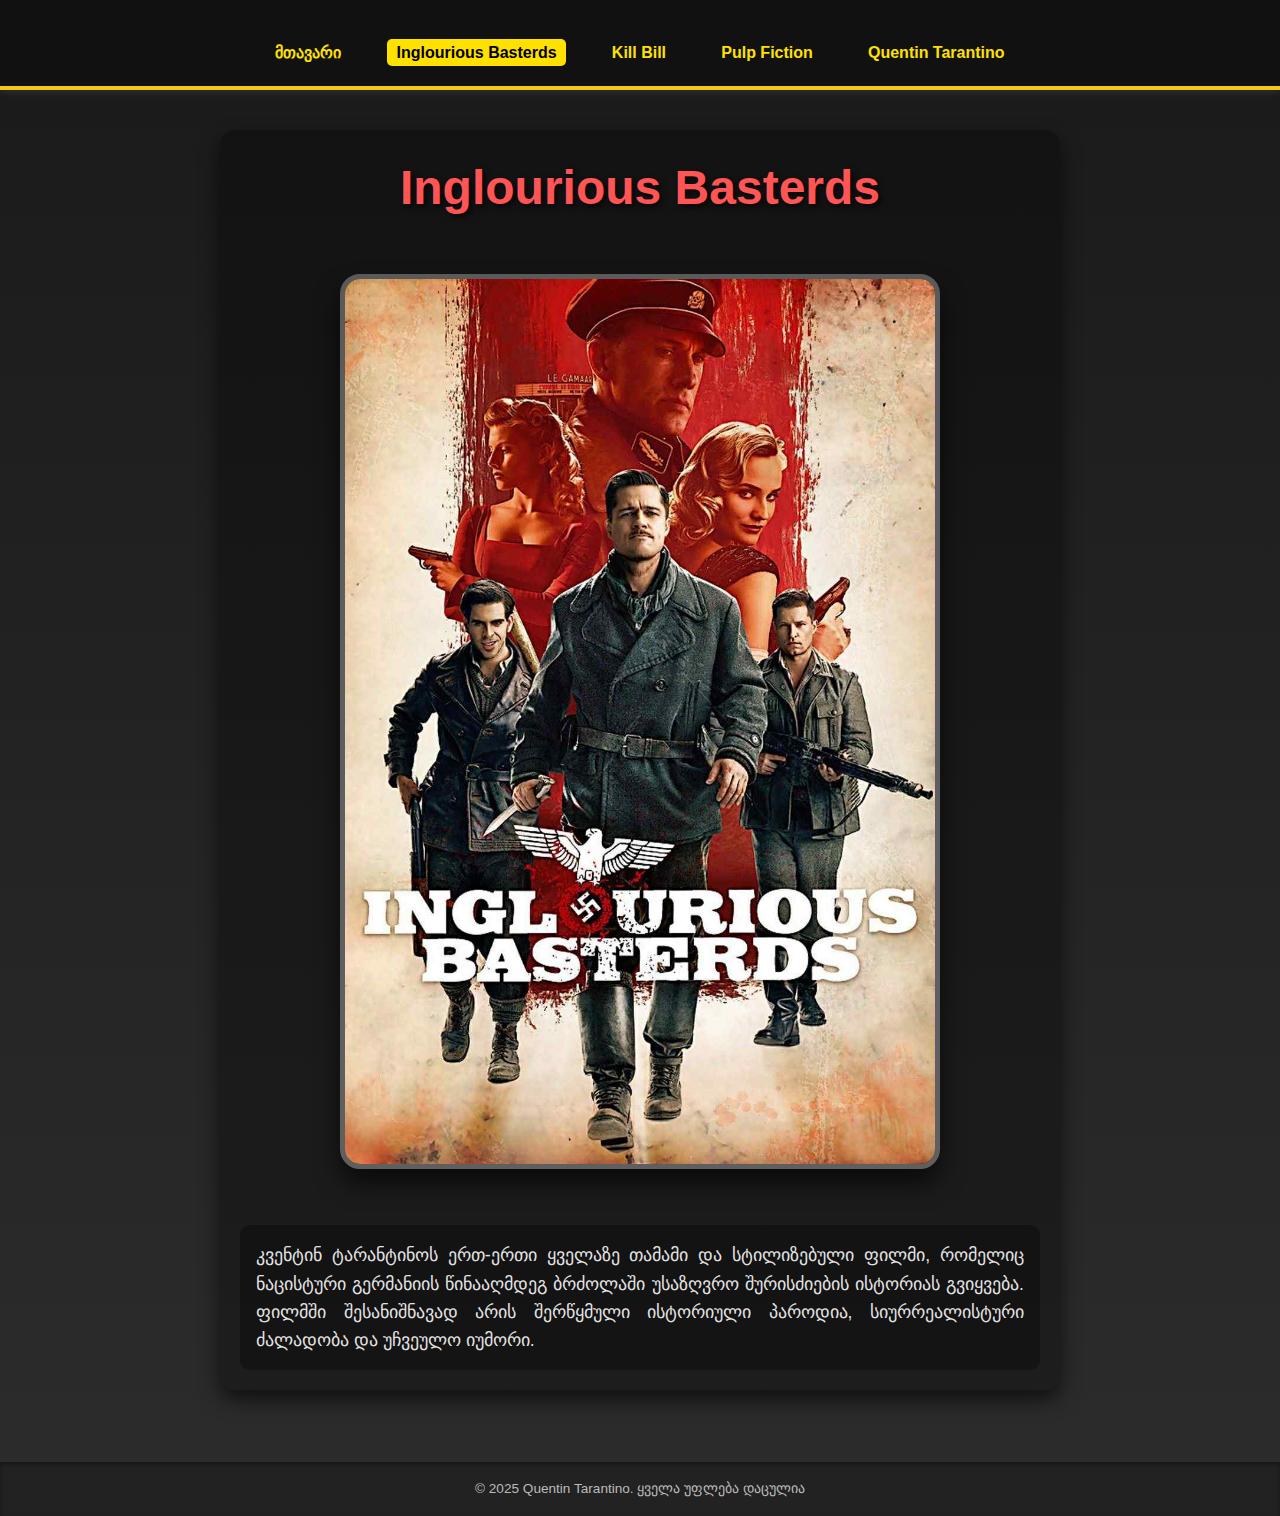
<file: QuentinTarantino/IngloriousBasterds.html>
<!DOCTYPE html>
<html lang="ka">
<head>
  <meta charset="UTF-8">
  <title>Inglourious Basterds</title>
  <link rel="stylesheet" href="styles.css">
</head>
<body class="basterds-page">
  <header>
    <nav>
      <ul>
        <li><a href="index.html">მთავარი</a></li>
        <li><a href="IngloriousBasterds.html" class="active">Inglourious Basterds</a></li>
        <li><a href="KillBill.html">Kill Bill</a></li>
        <li><a href="PulpFiction.html">Pulp Fiction</a></li>
        <li><a href="quentin.html">Quentin Tarantino</a></li>
        
        
      </ul>
    </nav>
  </header>

  <main>
    <h1>Inglourious Basterds</h1>
    <img src="./img/poster3.jpg" alt="Inglourious Basterds Poster">
    <p>
      კვენტინ ტარანტინოს ერთ-ერთი ყველაზე თამამი და სტილიზებული ფილმი, რომელიც ნაცისტური გერმანიის წინააღმდეგ ბრძოლაში უსაზღვრო შურისძიების ისტორიას გვიყვება. ფილმში შესანიშნავად არის შერწყმული ისტორიული პაროდია, სიურრეალისტური ძალადობა და უჩვეულო იუმორი.
    </p>
  </main>

  <footer>
    <p>© 2025 Quentin Tarantino. ყველა უფლება დაცულია</p>
  </footer>
</body>
</html>
</file>
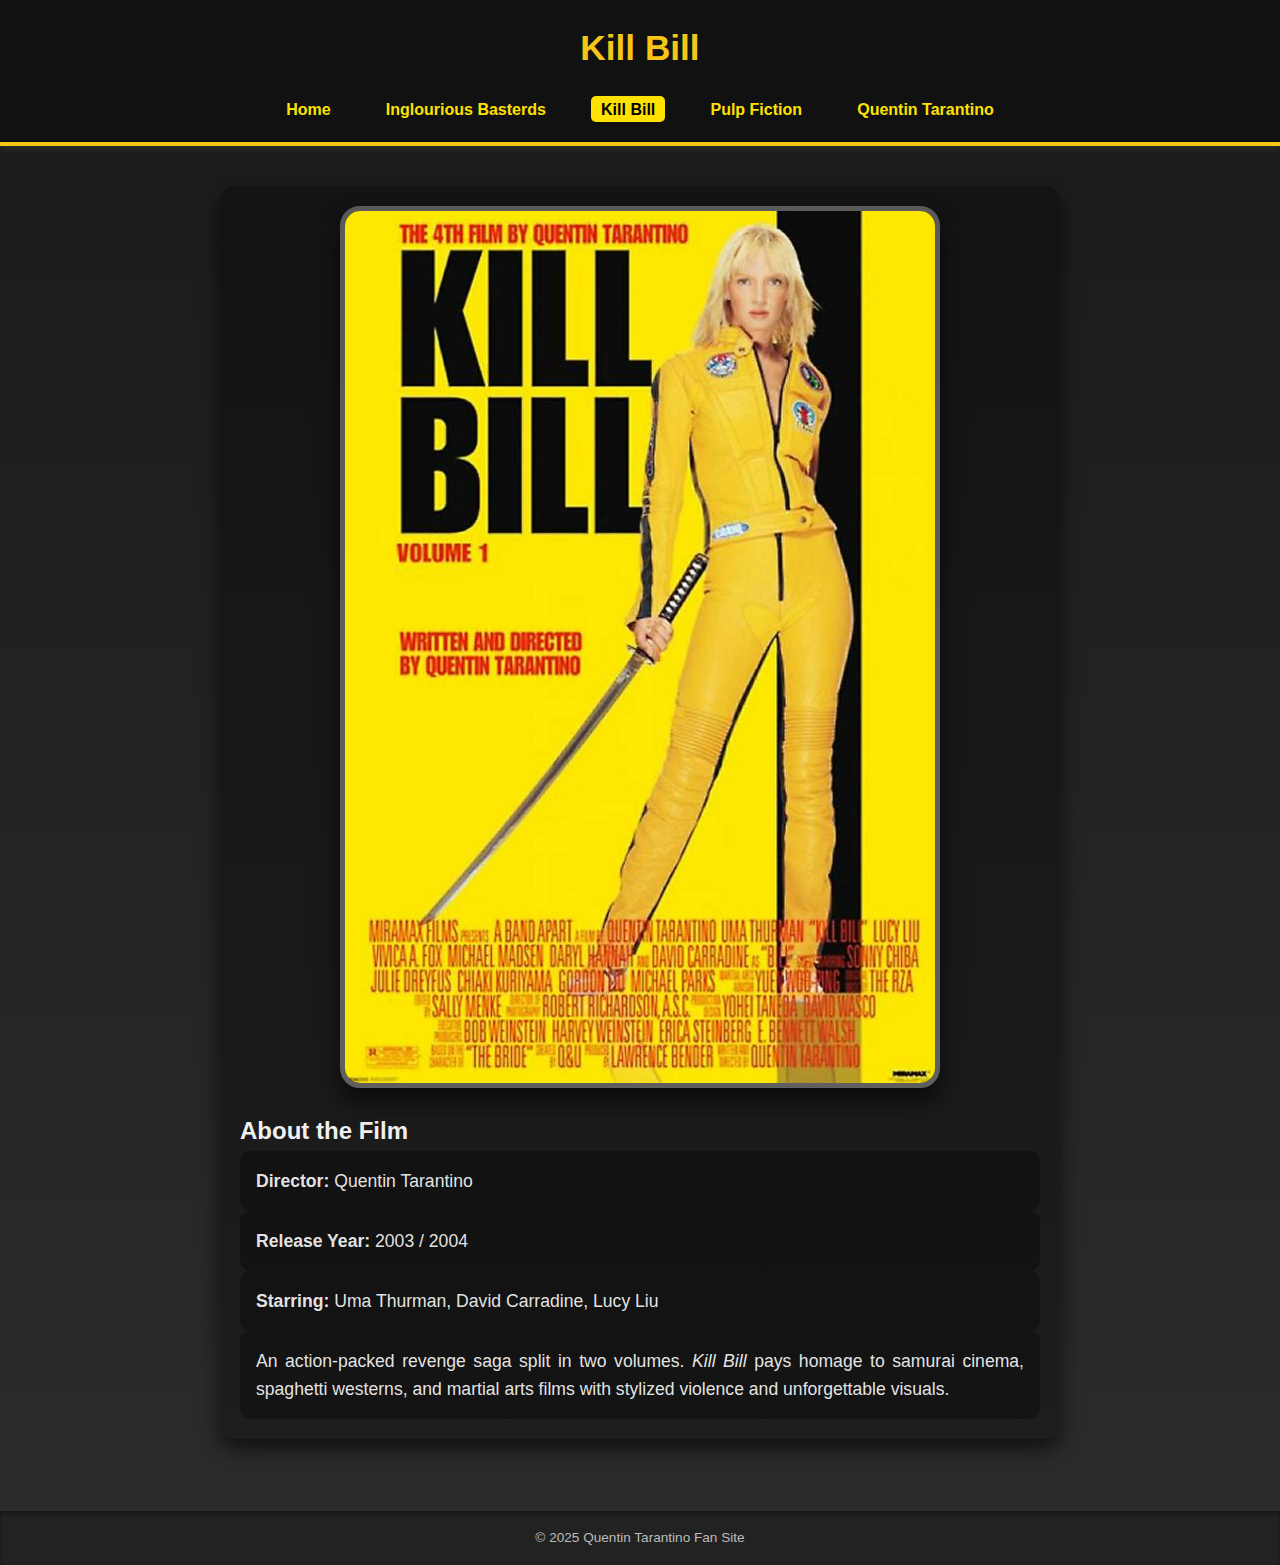
<file: QuentinTarantino/KillBill.html>
<!DOCTYPE html>
<html lang="en">
<head>
  <meta charset="UTF-8">
  <meta name="viewport" content="width=device-width, initial-scale=1.0">
  <title>Kill Bill</title>
  <link rel="stylesheet" href="styles.css">
</head>
<body>
  <header>
    <h1>Kill Bill</h1>
    <nav>
      <ul>
        <li><a href="index.html">Home</a></li>
        <li><a href="IngloriousBasterds.html">Inglourious Basterds</a></li>
        <li><a href="killbill.html" class="active">Kill Bill</a></li>
        <li><a href="PulpFiction.html">Pulp Fiction</a></li>
        <li><a href="quentin.html">Quentin Tarantino</a></li>
      </ul>
    </nav>
  </header>

  <main class="film-page">
    <section class="film-info">
      <img src="./img/poster2.jpg" alt="Kill Bill Poster" class="film-poster">
      <div>
        <h2>About the Film</h2>
        <p><strong>Director:</strong> Quentin Tarantino</p>
        <p><strong>Release Year:</strong> 2003 / 2004</p>
        <p><strong>Starring:</strong> Uma Thurman, David Carradine, Lucy Liu</p>
        <p>
          An action-packed revenge saga split in two volumes. <em>Kill Bill</em> pays homage to samurai cinema,
          spaghetti westerns, and martial arts films with stylized violence and unforgettable visuals.
        </p>
      </div>
    </section>
  </main>

  <footer>
    <p>&copy; 2025 Quentin Tarantino Fan Site</p>
  </footer>
</body>
</html>
</file>
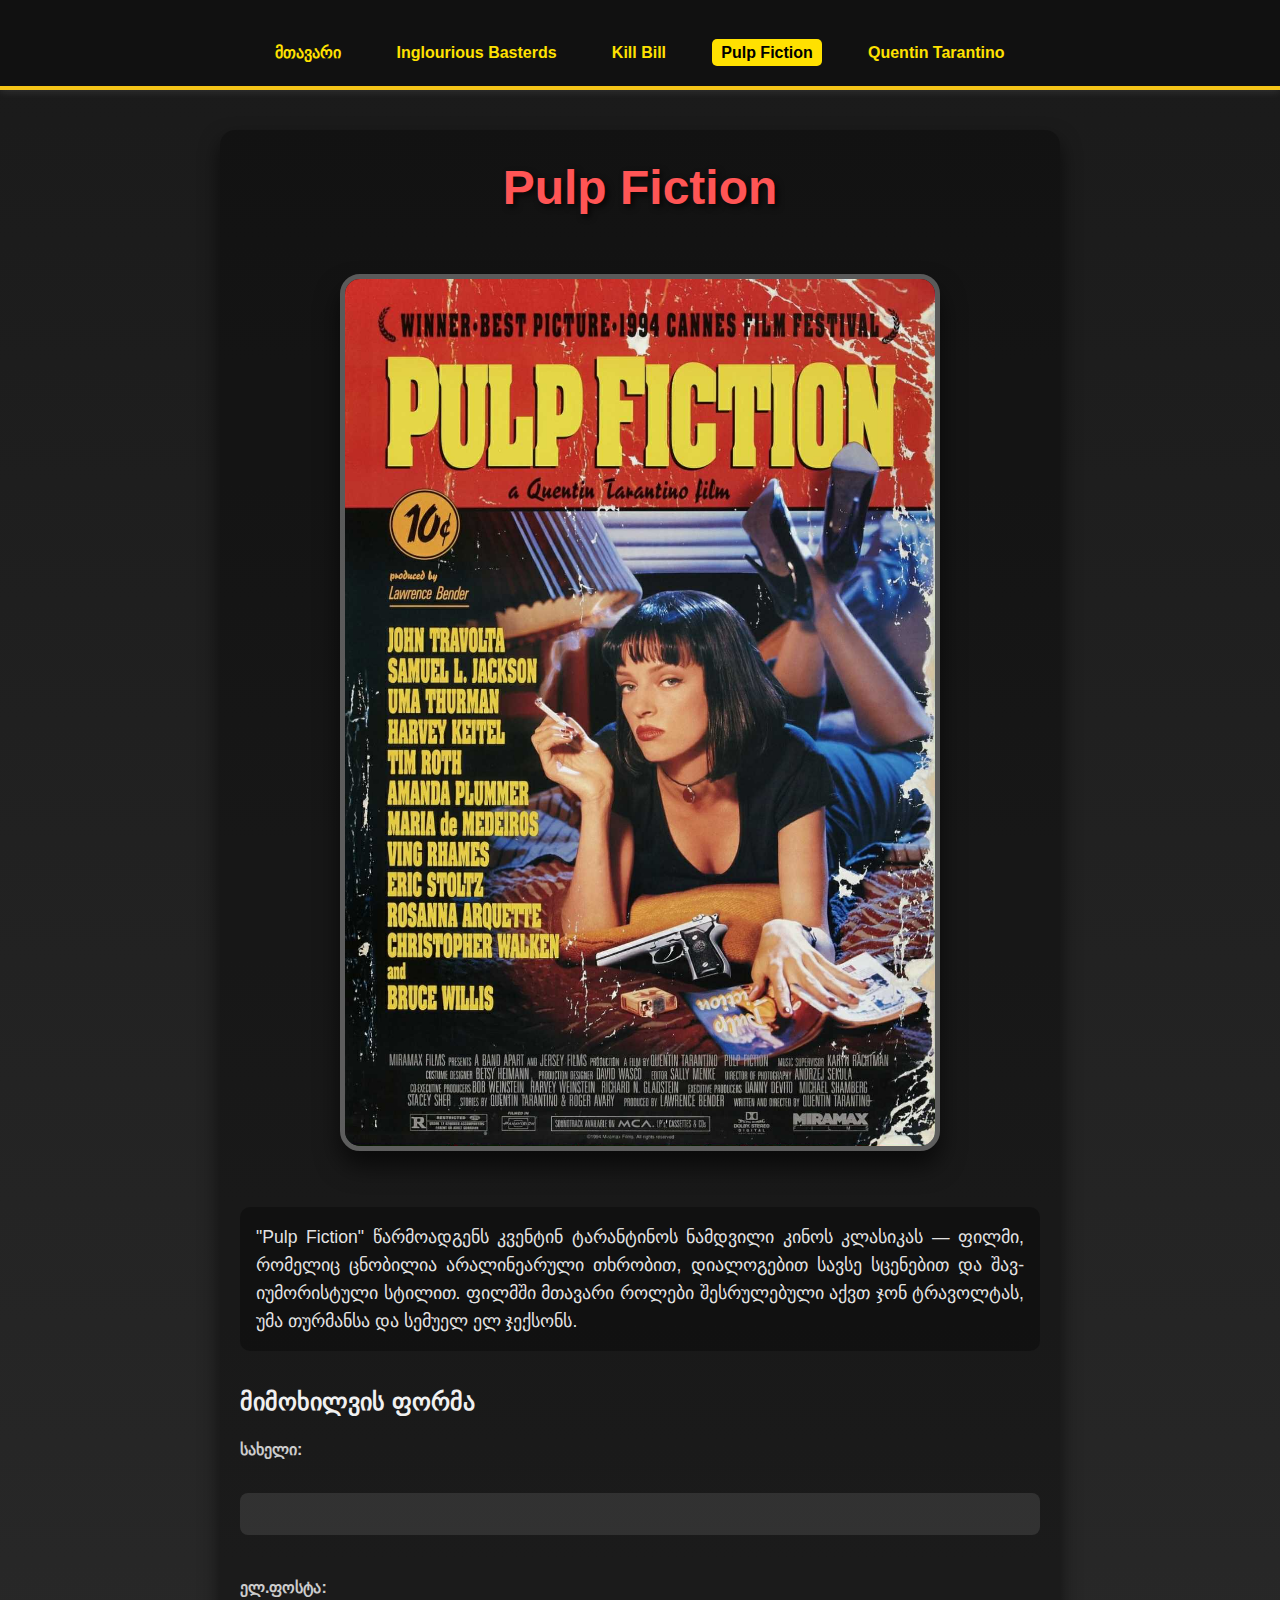
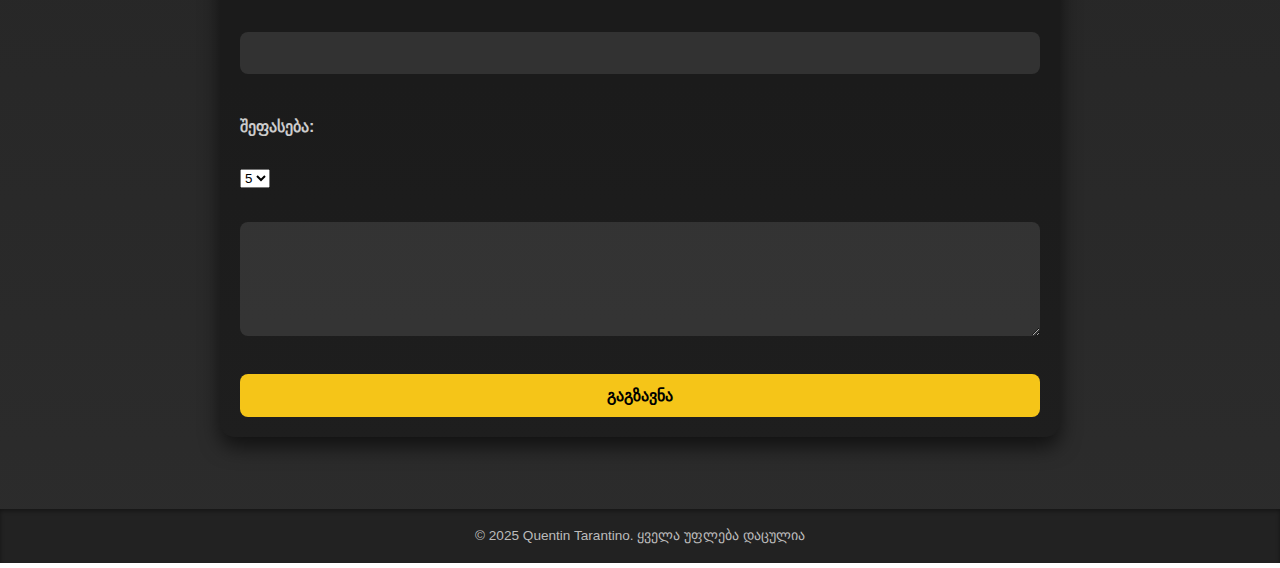
<file: QuentinTarantino/PulpFiction.html>
<!DOCTYPE html>
<html lang="ka">
<head>
  <meta charset="UTF-8">
  <title>Pulp Fiction</title>
  <meta name="viewport" content="width=device-width, initial-scale=1.0">
  <link rel="stylesheet" href="styles.css">
</head>
<body class="pulp-page">

  <header>
    <nav>
      <ul>
        <li><a href="index.html">მთავარი</a></li>
        <li><a href="IngloriousBasterds.html">Inglourious Basterds</a></li>
        <li><a href="KillBill.html">Kill Bill</a></li>
        <li><a href="PulpFiction.html" class="active">Pulp Fiction</a></li>
        <li><a href="quentin.html">Quentin Tarantino</a></li>
      </ul>
    </nav>
  </header>

  <main>
    <h1>Pulp Fiction</h1>
    <img src="./img/poster1.jpg" alt="Pulp Fiction Poster">

    <p>
      "Pulp Fiction" წარმოადგენს კვენტინ ტარანტინოს ნამდვილი კინოს კლასიკას — ფილმი, რომელიც ცნობილია არალინეარული თხრობით, დიალოგებით სავსე სცენებით და შავ-იუმორისტული სტილით. ფილმში მთავარი როლები შესრულებული აქვთ ჯონ ტრავოლტას, უმა თურმანსა და სემუელ ელ ჯექსონს.
    </p>

    <section>
      <h2>მიმოხილვის ფორმა</h2>
      <form action="review.php" method="post">
        <label for="name">სახელი:</label><br>
        <input type="text" id="name" name="name" required><br><br>

        <label for="email">ელ.ფოსტა:</label><br>
        <input type="email" id="email" name="email" required><br><br>

        <label for="rating">შეფასება:</label><br>
        <select id="rating" name="rating">
          <option value="5">5</option>
          <option value="4">4</option>
          <option value="3">3</option>
          <option value="2">2</option>
          <option value="1">1</option>
        </select><br><br>

        
        <textarea id="comment" name="comment" rows="5" required></textarea><br><br>

        <button type="submit">გაგზავნა</button>
      </form>
    </section>
  </main>

  <footer>
    <p>© 2025 Quentin Tarantino. ყველა უფლება დაცულია</p>
  </footer>

</body>
</html>
</file>
<file: QuentinTarantino/styles.css>
/* Base Reset */
/*index.html*/
* {
  box-sizing: border-box;
  margin: 0;
  padding: 0;
}

body {
  font-family: 'Segoe UI', Tahoma, Geneva, Verdana, sans-serif;
  background: linear-gradient(to right, #a4b110, #9a2f0e);
  color: #f0f0f0;
  line-height: 1.6;
  min-height: 100vh;
  display: flex;
  flex-direction: column;
}

/* Header */
header {
  background-color: rgba(9, 8, 8, 0.85);
  padding: 20px;
  text-align: center;
  box-shadow: 0 4px 8px rgba(0, 0, 0, 0.6);
}

header h1 {
  font-size: 2.5rem;
  margin-bottom: 10px;
  color: #ffe207;
}

/* Navigation */
nav ul {
  list-style: none;
  display: flex;
  justify-content: center;
  flex-wrap: wrap;
}

nav ul li {
  margin: 0 10px;
}

nav a {
  text-decoration: none;
  color: #f0f0f0;
  padding: 8px 16px;
  border-radius: 4px;
  transition: background-color 0.3s;
}

nav a:hover,
nav a.active {
  background-color: #ffc107;
  color: #000;
}

/* Main Content */
main {
  flex: 1;
  padding: 20px;
  max-width: 1100px;
  margin: 0 auto;
}

.intro {
  text-align: center;
  margin-bottom: 40px;
}

.poster-grid {
  display: flex;
  gap: 20px;
  justify-content: center;
  flex-wrap: wrap;
  margin-top: 20px;
}

.poster {
  background: #9c0808;
  padding: 30px;
  border-radius: 10px;
  color: #fff;
  font-size: 1.2rem;
  text-align: center;
  transition: transform 0.3s, box-shadow 0.3s;
  box-shadow: 0 4px 10px rgba(255, 193, 7, 0.3);
  text-decoration: none;
  width: 180px;
}

.poster:hover {
  transform: scale(1.05);
  box-shadow: 0 6px 20px rgba(255, 193, 7, 0.6);
}

/* Footer */
footer {
  background-color: rgba(0, 0, 0, 0.7);
  text-align: center;
  padding: 15px;
  font-size: 0.9rem;
  color: #aaa;
  margin-top: auto;
}

/* Responsive */
@media (max-width: 768px) {
  nav ul {
    flex-direction: column;
    gap: 10px;
  }
}

/*INGLORIOUS BASTERDS*/
/* ძირითადი reset და font-ები */
* {
  margin: 0;
  padding: 0;
  box-sizing: border-box;
}

body {
  font-family: 'Segoe UI', Tahoma, Geneva, Verdana, sans-serif;
  background: linear-gradient(to right, #1e1e1e, #3e3e3e);
  color: #f5f5f5;
  line-height: 1.6;
  padding: 0 1rem;
}

header {
  background: hsl(0, 0%, 10%);
  padding: 1rem 0;
  box-shadow: 0 4px 8px rgba(0, 0, 0, 0.4);
}

nav ul {
  display: flex;
  justify-content: center;
  flex-wrap: wrap;
  list-style: none;
  gap: 1.5rem;
}

nav ul li a {
  color: #ffcc00;
  text-decoration: none;
  font-weight: bold;
  position: relative;
  transition: color 0.3s ease;
}

nav ul li a::after {
  content: "";
  position: absolute;
  width: 0%;
  height: 2px;
  bottom: -3px;
  left: 0;
  background-color: #ffcc00;
  transition: 0.3s ease;
}

nav ul li a:hover::after {
  width: 100%;
}

nav ul li a.active {
  color: #ffffff;
}

main {
  max-width: 1000px;
  margin: 2rem auto;
  background-color: rgba(0, 0, 0, 0.3);
  padding: 2rem;
  border-radius: 15px;
  box-shadow: 0 10px 20px rgba(0, 0, 0, 0.6);
  animation: fadeIn 1.5s ease-in-out;
}

main h1 {
  text-align: center;
  font-size: 2.5rem;
  color: #900a0a;
  margin-bottom: 1rem;
  text-shadow: 2px 2px 4px #000;
}

main img {
  display: block;
  max-width: 80%;
  height: auto;
  margin: 0 auto 1.5rem;
  border-radius: 10px;
  transform: scale(1);
  transition: transform 0.4s ease;
}

main img:hover {
  transform: scale(1.05);
}

main p {
  font-size: 1.1rem;
  text-align: justify;
  color: rgba(255, 255, 255, 0.9);
}

footer {
  text-align: center;
  padding: 1rem 0;
  background-color: #111;
  color: #ccc;
  font-size: 0.9rem;
  margin-top: 2rem;
}

/* RESPONSIVE DESIGN */
@media (max-width: 768px) {
  nav ul {
    flex-direction: column;
    align-items: center;
  }

  main {
    padding: 1rem;
  }

  main h1 {
    font-size: 2rem;
  }
}

/* ANIMATION */
@keyframes fadeIn {
  from {
    opacity: 0;
    transform: translateY(20px);
  }

  to {
    opacity: 1;
    transform: translateY(0);
  }
}


/*PULP FICTION*/

/* Reset და საერთო სტილი */
* {
  margin: 0;
  padding: 0;
  box-sizing: border-box;
}

body {
  font-family: 'Courier New', Courier, monospace;
  background: radial-gradient(circle at center, hsl(34, 89%, 45%), #111);
  color: #fff;
  min-height: 100vh;
  display: grid;
  grid-template-rows: auto 1fr auto;
  padding: 0 1rem;
}

/* Header და Navigation */
header {
  background-color: rgba(0, 0, 0, 0.85);
  padding: 1rem;
  box-shadow: 0 2px 8px rgba(255, 255, 255, 0.1);
}

nav ul {
  display: grid;
  grid-template-columns: repeat(auto-fit, minmax(120px, 1fr));
  list-style: none;
  gap: 1rem;
  justify-items: center;
}

nav ul li a {
  color: #ffe100;
  text-decoration: none;
  font-weight: bold;
  padding: 0.3rem 0.6rem;
  border-radius: 5px;
  transition: background-color 0.3s, transform 0.3s;
}

nav ul li a:hover {
  background-color: rgba(255, 225, 0, 0.2);
  transform: scale(1.1);
}

nav ul li a.active {
  background-color: #ffe100;
  color: #000;
}

/* Main კონტენტი */
main {
  padding: 2rem 0;
  display: grid;
  gap: 2rem;
  align-items: center;
  justify-content: center;
  animation: slideUp 1.2s ease;
}

main h1 {
  font-size: 3rem;
  text-align: center;
  color: #ff5555;
  text-shadow: 3px 3px 6px rgba(0,0,0,0.7);
}

main img {
  width: 100%;
  max-width: 600px;
  border: 5px solid rgba(255, 255, 255, 0.3);
  border-radius: 20px;
  box-shadow: 0 15px 25px rgba(0,0,0,0.6);
  transition: transform 0.4s ease-in-out;
}

main img:hover {
  transform: rotate(-1deg) scale(1.02);
}

main p {
  max-width: 800px;
  text-align: justify;
  margin: 0 auto;
  font-size: 1.1rem;
  color: rgba(255, 255, 255, 0.9);
  background-color: rgba(0, 0, 0, 0.3);
  padding: 1rem;
  border-radius: 10px;
}

/* Footer */
footer {
  text-align: center;
  padding: 1rem 0;
  background-color: #222;
  color: #bbb;
  font-size: 0.85rem;
  box-shadow: inset 0 2px 4px rgba(0,0,0,0.4);
}

/* RESPONSIVE */
@media (max-width: 768px) {
  nav ul {
    grid-template-columns: 1fr;
  }

  main h1 {
    font-size: 2rem;
  }

  main p {
    font-size: 1rem;
  }
}

/* ANIMATION */
@keyframes slideUp {
  from {
    opacity: 0;
    transform: translateY(40px);
  }
  to {
    opacity: 1;
    transform: translateY(0);
  }
}


/*QUENTIN TARANTINO*/

/* ძირითადი სტილები */
body {
  margin: 0;
  padding: 0;
  font-family: 'Segoe UI', sans-serif;
  background: linear-gradient(to bottom, #1a1a1a, #2c2c2c);
  color: #f0f0f0;
}

/* ჰედერი */
header {
  background-color: #111;
  padding: 20px;
  text-align: center;
  border-bottom: 4px solid #f5c518;
}

header h1 {
  color: #f5c518;
  margin: 0;
  font-size: 2.2em;
  animation: fadeIn 1s ease;
}

@keyframes fadeIn {
  from { opacity: 0; transform: translateY(-20px); }
  to   { opacity: 1; transform: translateY(0); }
}

/* ნავიგაცია */
nav ul {
  list-style: none;
  display: flex;
  justify-content: center;
  flex-wrap: wrap;
  padding: 0;
  margin: 20px 0 0 0;
}

nav li {
  margin: 0 15px;
}

nav a {
  color: #f5c518;
  text-decoration: none;
  font-weight: bold;
  transition: color 0.3s ease;
}

nav a:hover,
nav a.active {
  color: #ff4242;
}

/* მთავარი კონტენტი */
main {
  max-width: 1000px;
  margin: 40px auto;
  padding: 20px;
}

/* ბიოგრაფია */
.bio {
  text-align: center;
}

.bio-image img {
  width: 220px;
  border-radius: 10px;
  box-shadow: 0 0 15px rgba(255, 255, 255, 0.2);
  transition: transform 0.4s ease;
}

.bio-image img:hover {
  transform: scale(1.05);
}

/* ფილმების სია */
.timeline {
  margin-top: 50px;
}

.timeline h2 {
  text-align: center;
  margin-bottom: 20px;
  color: #f5c518;
}

.timeline ul {
  padding-left: 30px;
  line-height: 2;
  font-size: 18px;
}

/* გალერეა */
.gallery {
  margin-top: 60px;
  text-align: center;
}

.gallery h2 {
  color: #f5c518;
  margin-bottom: 20px;
}

.gallery-wrapper {
  display: flex;
  justify-content: center;
  align-items: center;
  gap: 10px;
  margin-top: 10px;
}

.gallery-container {
  overflow: hidden;
  width: 720px;
}

.gallery-track {
  display: flex;
  transition: transform 0.5s ease-in-out;
}

.gallery-track img {
  width: 220px;
  height: 300px;
  margin: 0 10px;
  object-fit: cover;
  border-radius: 10px;
  cursor: pointer;
  box-shadow: 0 6px 15px rgba(0,0,0,0.5);
  transition: transform 0.3s ease;
}

.gallery-track img:hover {
  transform: scale(1.05);
}

.prev,
.next {
  font-size: 28px;
  background-color: #f5c518;
  border: none;
  padding: 10px 16px;
  cursor: pointer;
  border-radius: 50%;
  color: #000;
  transition: background-color 0.3s ease;
}

.prev:hover,
.next:hover {
  background-color: #fff200;
}

/* მოდალი (ზუმი) */
.modal {
  display: none;
  position: fixed;
  top: 0; left: 0;
  width: 100%;
  height: 100%;
  background-color: rgba(0,0,0,0.85);
  justify-content: center;
  align-items: center;
  z-index: 1000;
}

.modal-content {
  max-width: 90%;
  max-height: 90%;
  border-radius: 10px;
}

.close {
  position: absolute;
  top: 30px;
  right: 50px;
  font-size: 40px;
  color: white;
  cursor: pointer;
}

/* ფორმა */
.fan-form {
  margin-top: 60px;
  background: rgba(255, 255, 255, 0.05);
  padding: 30px;
  border-radius: 12px;
  box-shadow: 0 0 15px rgba(245, 197, 24, 0.3);
}

.fan-form h2 {
  color: #f5c518;
  margin-bottom: 20px;
  text-align: center;
}

form label {
  display: block;
  margin-top: 15px;
  font-weight: bold;
  color: #ccc;
}

form input,
form textarea,
form button {
  width: 100%;
  padding: 12px;
  margin-top: 5px;
  border-radius: 8px;
  border: none;
  background-color: rgba(255, 255, 255, 0.1);
  color: #fff;
  font-size: 16px;
}

form button {
  background-color: #f5c518;
  color: #000;
  font-weight: bold;
  cursor: pointer;
  transition: bac
}
.gallery-track {
  display: flex;
  transition: transform 0.5s ease-in-out;
  width: max-content; /* ეს მნიშვნელოვანია */
}
</file>
